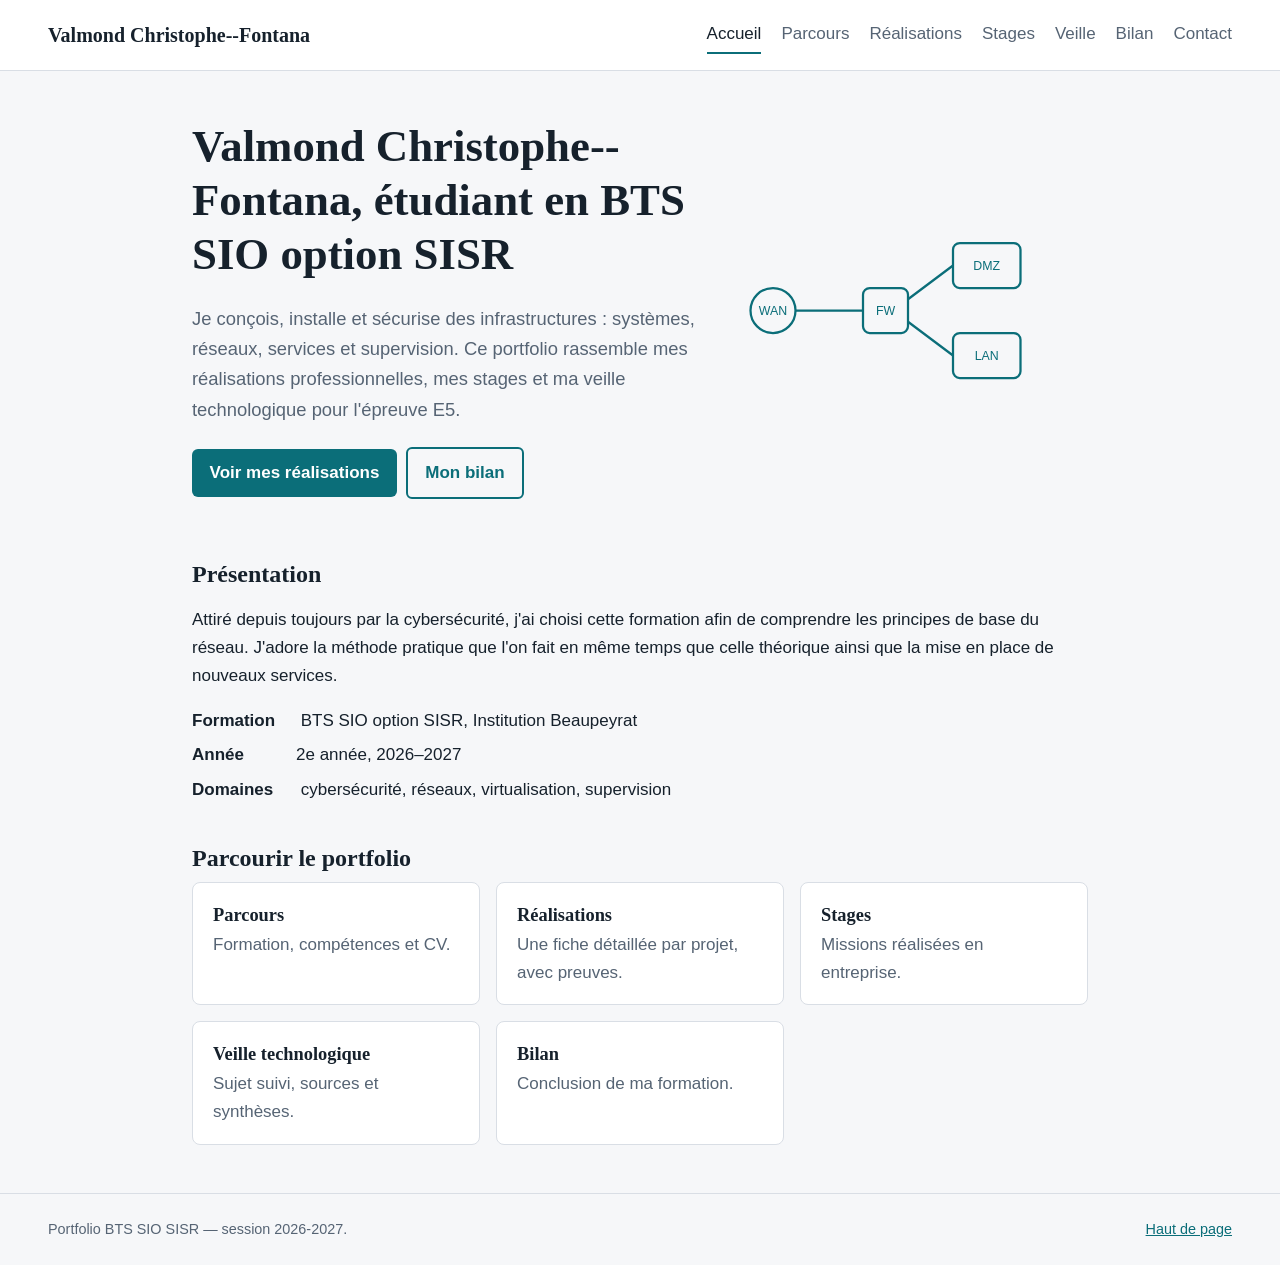
<file: index.html>
<!DOCTYPE html>
<html lang="fr"><head><meta charset="utf-8"><meta name="viewport" content="width=device-width, initial-scale=1">
<title>Accueil — Valmond Christophe--Fontana</title><meta name="description" content="Portfolio BTS SIO option SISR de Valmond Christophe--Fontana"><link rel="stylesheet" href="style.css"></head>
<body><header><a class="brand" href="index.html">Valmond Christophe--Fontana</a><nav><a href="index.html" aria-current=page>Accueil</a><a href="parcours.html">Parcours</a><a href="realisations.html">Réalisations</a><a href="stages.html">Stages</a><a href="veille.html">Veille</a><a href="bilan.html">Bilan</a><a href="contact.html">Contact</a></nav></header>
<main><section class="hero"><div><h1>Valmond Christophe--Fontana, étudiant en BTS SIO option SISR</h1>
<p class="lead">Je conçois, installe et sécurise des infrastructures : systèmes, réseaux, services et supervision. Ce portfolio rassemble mes réalisations professionnelles, mes stages et ma veille technologique pour l'épreuve E5.</p>
<p><a class="btn" href="realisations.html">Voir mes réalisations</a> <a class="btn alt" href="bilan.html">Mon bilan</a></p></div>
<div class="art"><svg viewBox="0 0 320 200" role="img" aria-label="Schéma réseau : Internet, pare-feu, DMZ et LAN"><g fill="none" stroke="currentColor" stroke-width="2"><path d="M60 100h60M200 60l-40 30M200 140l-40-30"/><circle cx="40" cy="100" r="20"/><rect x="120" y="80" width="40" height="40" rx="6"/><rect x="200" y="40" width="60" height="40" rx="6"/><rect x="200" y="120" width="60" height="40" rx="6"/></g><g fill="currentColor" font-size="11" text-anchor="middle"><text x="40" y="104">WAN</text><text x="140" y="104">FW</text><text x="230" y="64">DMZ</text><text x="230" y="144">LAN</text></g></svg></div></section>
<section><h2>Présentation</h2><p>Attiré depuis toujours par la cybersécurité, j'ai choisi cette formation afin de comprendre les principes de base du réseau. J'adore la méthode pratique que l'on fait en même temps que celle théorique ainsi que la mise en place de nouveaux services.</span></p>
<ul class="facts"><li><strong>Formation</strong> BTS SIO option SISR, Institution Beaupeyrat</li><li><strong>Année</strong>2e année, 2026–2027</li><li><strong>Domaines</strong> cybersécurité, réseaux, virtualisation, supervision</li></ul></section>
<section><h2>Parcourir le portfolio</h2><div class="cards">
<a class="card" href="parcours.html"><h3>Parcours</h3><p>Formation, compétences et CV.</p></a>
<a class="card" href="realisations.html"><h3>Réalisations</h3><p>Une fiche détaillée par projet, avec preuves.</p></a>
<a class="card" href="stages.html"><h3>Stages</h3><p>Missions réalisées en entreprise.</p></a>
<a class="card" href="veille.html"><h3>Veille technologique</h3><p>Sujet suivi, sources et synthèses.</p></a>
<a class="card" href="bilan.html"><h3>Bilan</h3><p>Conclusion de ma formation.</p></a></div></section></main>
<footer><p>Portfolio BTS SIO SISR — session 2026-2027.</p><p><a href="#top">Haut de page</a></p></footer></body></html>
</file>
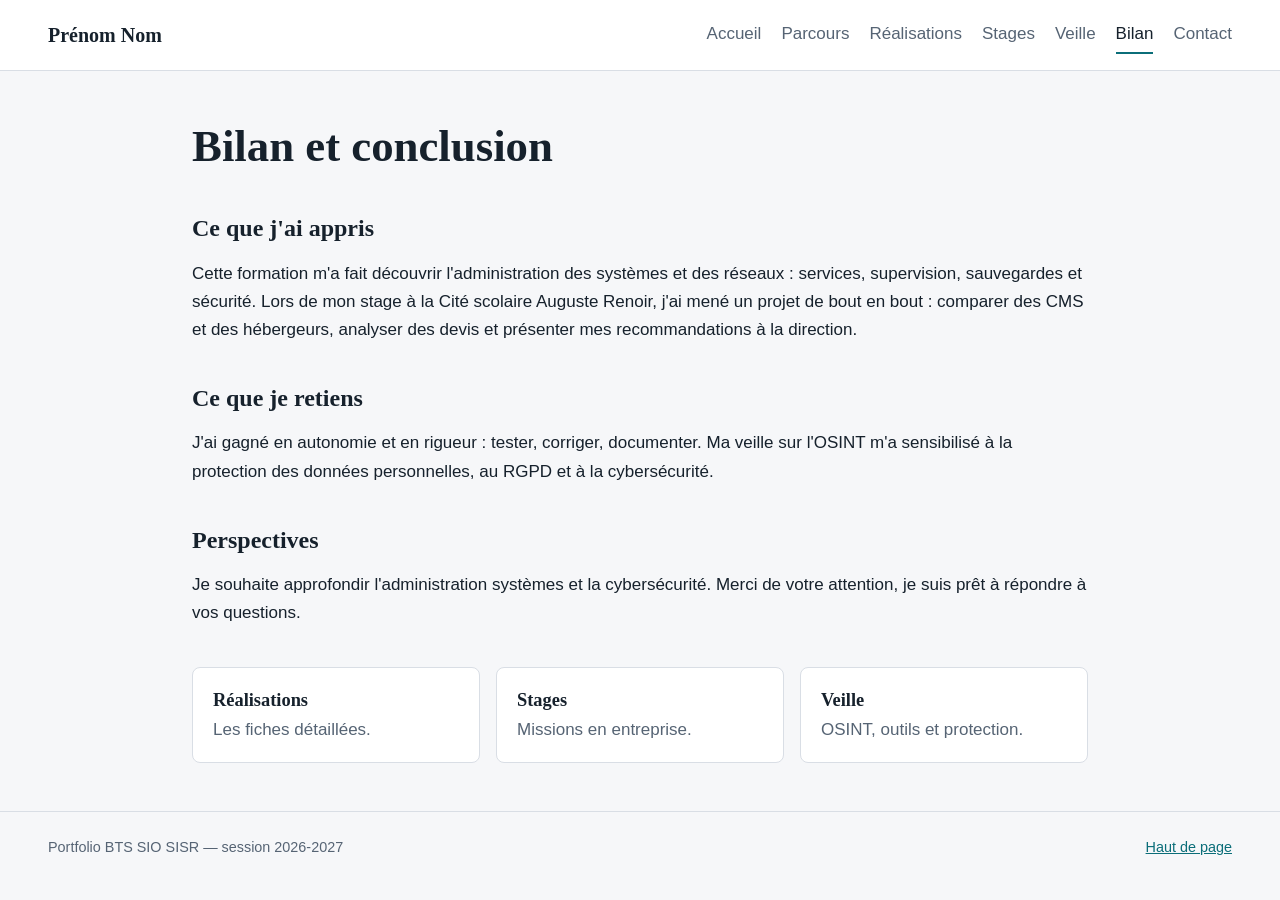
<file: bilan.html>
<!DOCTYPE html>
<html lang="fr"><head><meta charset="utf-8"><meta name="viewport" content="width=device-width, initial-scale=1">
<title>Bilan et conclusion — Prénom Nom</title><meta name="description" content="Portfolio BTS SIO option SISR de Prénom Nom"><link rel="stylesheet" href="style.css"></head>
<body><header><a class="brand" href="index.html">Prénom Nom</a><nav><a href="index.html">Accueil</a><a href="parcours.html">Parcours</a><a href="realisations.html">Réalisations</a><a href="stages.html">Stages</a><a href="veille.html">Veille</a><a href="bilan.html" aria-current=page>Bilan</a><a href="contact.html">Contact</a></nav></header>
<main><h1>Bilan et conclusion</h1>
<section><h2>Ce que j'ai appris</h2><p>Cette formation m'a fait découvrir l'administration des systèmes et des réseaux : services, supervision, sauvegardes et sécurité. Lors de mon stage à la Cité scolaire Auguste Renoir, j'ai mené un projet de bout en bout : comparer des CMS et des hébergeurs, analyser des devis et présenter mes recommandations à la direction.</p></section>
<section><h2>Ce que je retiens</h2><p>J'ai gagné en autonomie et en rigueur : tester, corriger, documenter. Ma veille sur l'OSINT m'a sensibilisé à la protection des données personnelles, au RGPD et à la cybersécurité.</p></section>
<section><h2>Perspectives</h2><p>Je souhaite approfondir l'administration systèmes et la cybersécurité. Merci de votre attention, je suis prêt à répondre à vos questions.</p></section>
<section><div class="cards"><a class="card" href="realisations.html"><h3>Réalisations</h3><p>Les fiches détaillées.</p></a><a class="card" href="stages.html"><h3>Stages</h3><p>Missions en entreprise.</p></a><a class="card" href="veille.html"><h3>Veille</h3><p>OSINT, outils et protection.</p></a></div></section></main>
<footer><p>Portfolio BTS SIO SISR — session 2026-2027<p><a href="#top">Haut de page</a></p></footer></body></html>
</file>
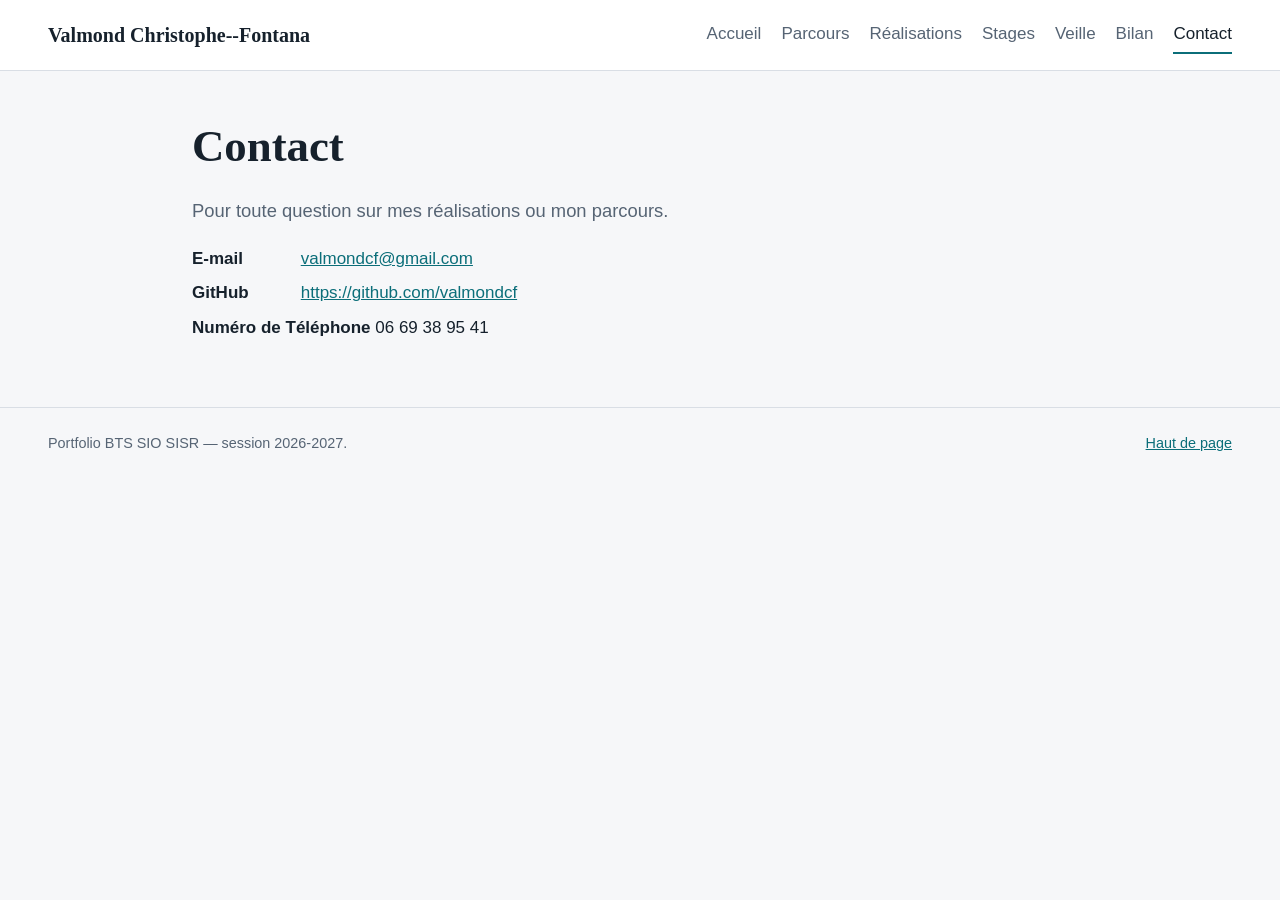
<file: contact.html>
<!DOCTYPE html>
<html lang="fr"><head><meta charset="utf-8"><meta name="viewport" content="width=device-width, initial-scale=1">
<title>Contact — Valmond Christophe--Fontana</title><meta name="description" content="Portfolio BTS SIO option SISR de Valmond Christophe--Fontana"><link rel="stylesheet" href="style.css"></head>
<body><header><a class="brand" href="index.html">Valmond Christophe--Fontana</a><nav><a href="index.html">Accueil</a><a href="parcours.html">Parcours</a><a href="realisations.html">Réalisations</a><a href="stages.html">Stages</a><a href="veille.html">Veille</a><a href="bilan.html">Bilan</a><a href="contact.html" aria-current=page>Contact</a></nav></header>
<main><h1>Contact</h1><p class="lead">Pour toute question sur mes réalisations ou mon parcours.</p>
<ul class="facts"><li><strong>E-mail</strong> <a href="valmondcf@gmail.com">valmondcf@gmail.com</a></li><li><strong>GitHub</strong> <a href="https://github.com/valmondcf">https://github.com/valmondcf</a></li><li><strong>Numéro de Téléphone</strong> 06 69 38 95 41</li></ul></main>
<footer><p>Portfolio BTS SIO SISR — session 2026-2027.<p><a href="#top">Haut de page</a></p></footer></body></html>
</file>
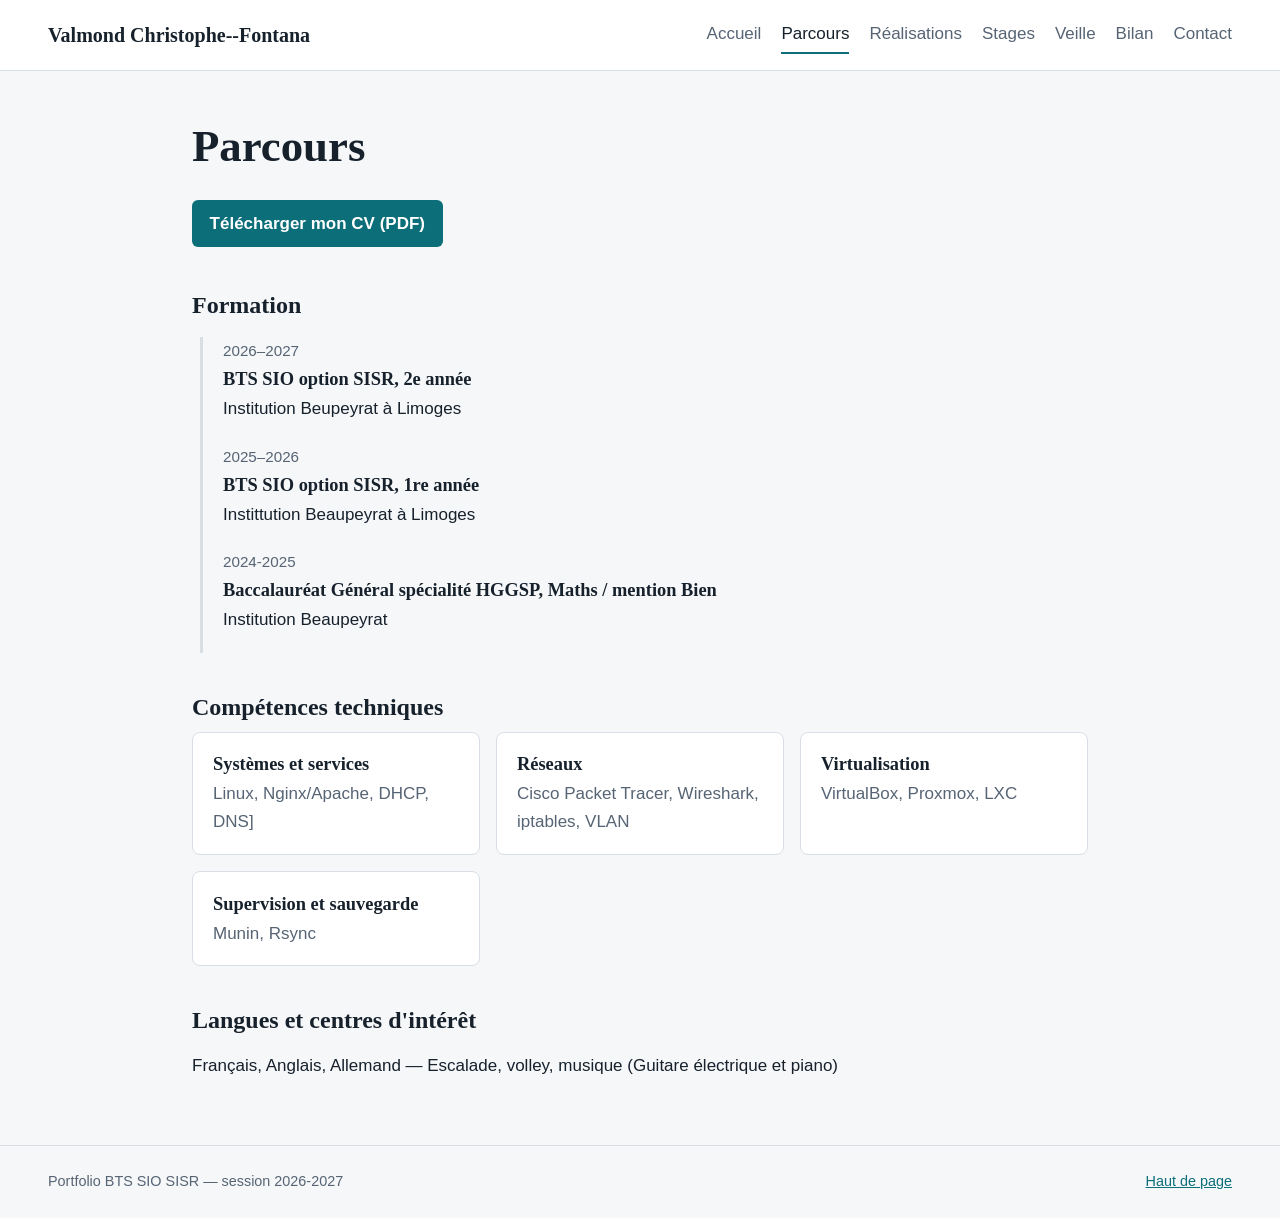
<file: parcours.html>
<!DOCTYPE html>
<html lang="fr"><head><meta charset="utf-8"><meta name="viewport" content="width=device-width, initial-scale=1">
<title>Parcours — Valmond Christophe--Fontana</title><meta name="description" content="Portfolio BTS SIO option SISR de Valmond Christophe--Fontana"><link rel="stylesheet" href="style.css"></head>
<body><header><a class="brand" href="index.html">Valmond Christophe--Fontana</a><nav><a href="index.html">Accueil</a><a href="parcours.html" aria-current=page>Parcours</a><a href="realisations.html">Réalisations</a><a href="stages.html">Stages</a><a href="veille.html">Veille</a><a href="bilan.html">Bilan</a><a href="contact.html">Contact</a></nav></header>
<main><h1>Parcours</h1><p><a class="btn" href="cv.pdf">Télécharger mon CV (PDF)</a></p>
<section><h2>Formation</h2><ol class="timeline">
<li><time>2026–2027</time><h3>BTS SIO option SISR, 2e année</h3><p>Institution Beupeyrat à Limoges</p></li>
<li><time>2025–2026</time><h3>BTS SIO option SISR, 1re année</h3><p>Instittution Beaupeyrat à Limoges</p></li>
<li><time>2024-2025</time><h3>Baccalauréat Général spécialité HGGSP, Maths / mention Bien</h3><p>Institution Beaupeyrat</p></li></ol></section>
<section><h2>Compétences techniques</h2><div class="cards">
<div class="card"><h3>Systèmes et services</h3><p>Linux, Nginx/Apache, DHCP, DNS]</p></div>
<div class="card"><h3>Réseaux</h3><p>Cisco Packet Tracer, Wireshark, iptables, VLAN</p></div>
<div class="card"><h3>Virtualisation</h3><p>VirtualBox, Proxmox, LXC</p></div>
<div class="card"><h3>Supervision et sauvegarde</h3><p>Munin, Rsync</p></div></div>
<section><h2>Langues et centres d'intérêt</h2><p>Français, Anglais, Allemand — Escalade, volley, musique (Guitare électrique et piano)</p></section></main>
<footer><p>Portfolio BTS SIO SISR — session 2026-2027<p><a href="#top">Haut de page</a></p></footer></body></html>
</file>
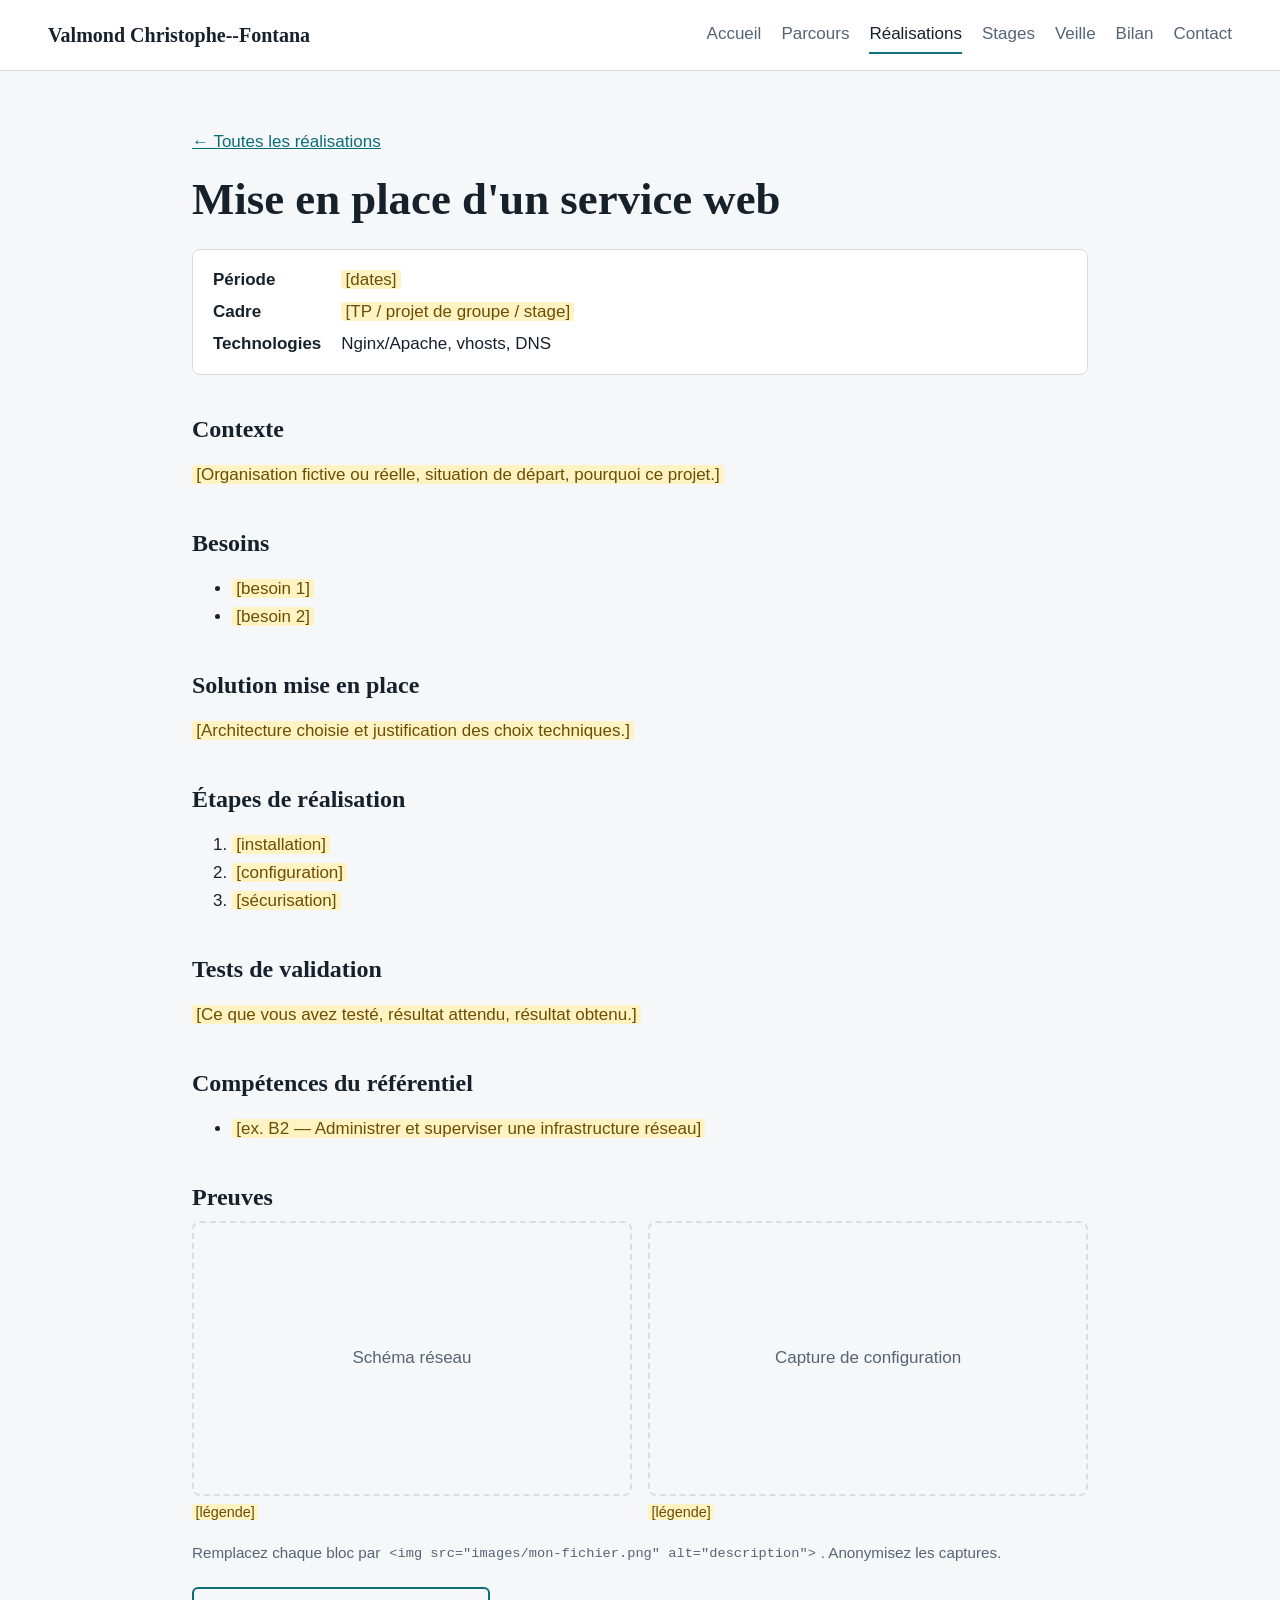
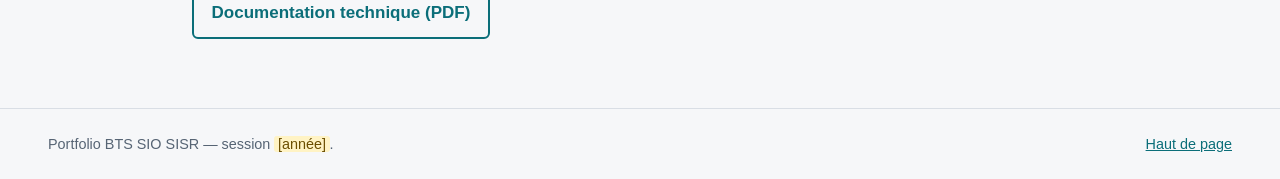
<file: realisation-1.html>
<!DOCTYPE html>
<html lang="fr"><head><meta charset="utf-8"><meta name="viewport" content="width=device-width, initial-scale=1">
<title>Mise en place d'un service web — Valmond Christophe--Fontana</title><meta name="description" content="Portfolio BTS SIO option SISR de Valmond Christophe--Fontana"><link rel="stylesheet" href="style.css"></head>
<body><header><a class="brand" href="index.html">Valmond Christophe--Fontana</a><nav><a href="index.html">Accueil</a><a href="parcours.html">Parcours</a><a href="realisations.html" aria-current=page>Réalisations</a><a href="stages.html">Stages</a><a href="veille.html">Veille</a><a href="bilan.html">Bilan</a><a href="contact.html">Contact</a></nav></header>
<main><p><a href="realisations.html">← Toutes les réalisations</a></p><h1>Mise en place d'un service web</h1>
<dl class="meta"><dt>Période</dt><dd><span class="ph">[dates]</span></dd><dt>Cadre</dt><dd><span class="ph">[TP / projet de groupe / stage]</span></dd><dt>Technologies</dt><dd>Nginx/Apache, vhosts, DNS</dd></dl>
<section><h2>Contexte</h2><p><span class="ph">[Organisation fictive ou réelle, situation de départ, pourquoi ce projet.]</span></p></section>
<section><h2>Besoins</h2><ul><li><span class="ph">[besoin 1]</span></li><li><span class="ph">[besoin 2]</span></li></ul></section>
<section><h2>Solution mise en place</h2><p><span class="ph">[Architecture choisie et justification des choix techniques.]</span></p></section>
<section><h2>Étapes de réalisation</h2><ol><li><span class="ph">[installation]</span></li><li><span class="ph">[configuration]</span></li><li><span class="ph">[sécurisation]</span></li></ol></section>
<section><h2>Tests de validation</h2><p><span class="ph">[Ce que vous avez testé, résultat attendu, résultat obtenu.]</span></p></section>
<section><h2>Compétences du référentiel</h2><ul><li><span class="ph">[ex. B2 — Administrer et superviser une infrastructure réseau]</span></li></ul></section>
<section><h2>Preuves</h2><div class="proofs"><figure><div class="shot">Schéma réseau</div><figcaption><span class="ph">[légende]</span></figcaption></figure><figure><div class="shot">Capture de configuration</div><figcaption><span class="ph">[légende]</span></figcaption></figure></div>
<p class="note">Remplacez chaque bloc par <code>&lt;img src="images/mon-fichier.png" alt="description"&gt;</code>. Anonymisez les captures.</p>
<p><a class="btn alt" href="docs/documentation-1.pdf">Documentation technique (PDF)</a></p></section></main>
<footer><p>Portfolio BTS SIO SISR — session <span class="ph">[année]</span>.</p><p><a href="#top">Haut de page</a></p></footer></body></html>
</file>
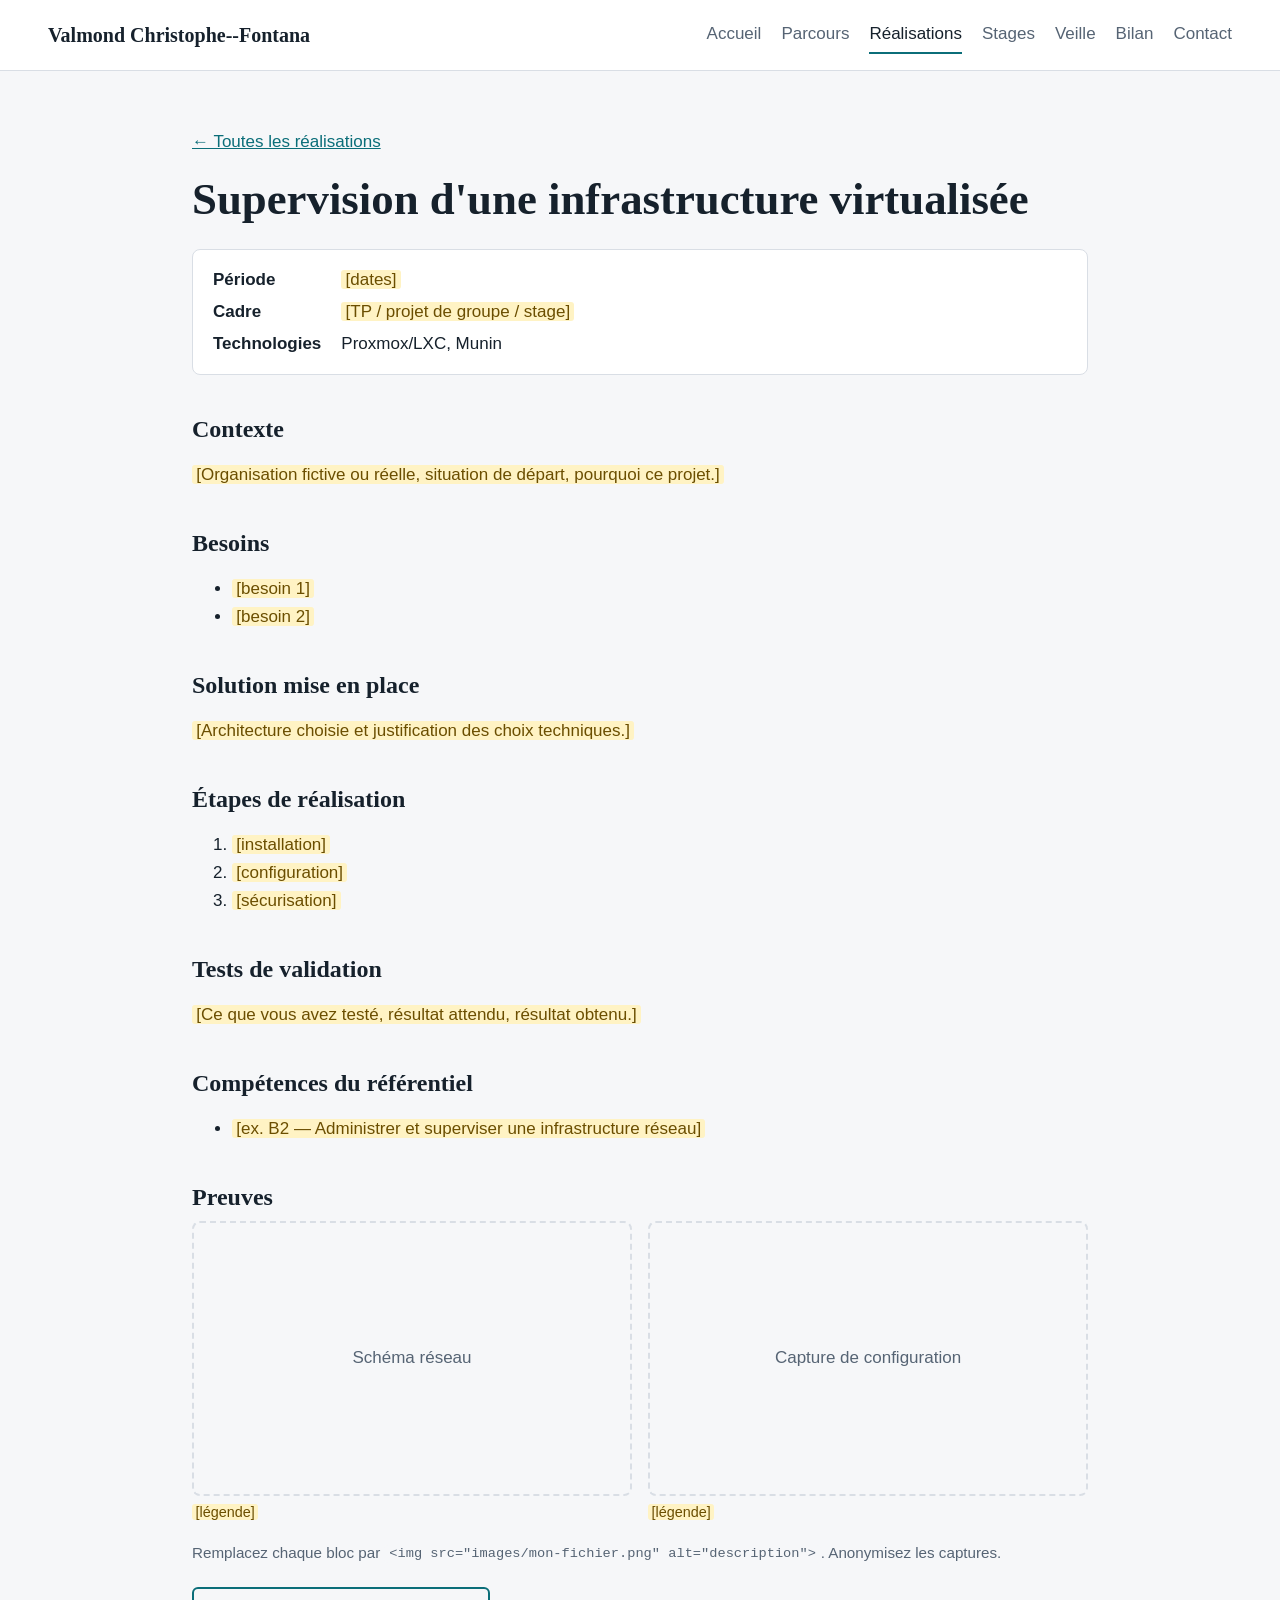
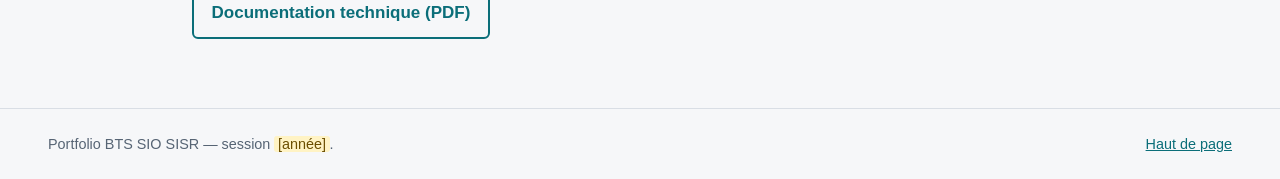
<file: realisation-2.html>
<!DOCTYPE html>
<html lang="fr"><head><meta charset="utf-8"><meta name="viewport" content="width=device-width, initial-scale=1">
<title>Supervision d'une infrastructure virtualisée — Valmond Christophe--Fontana</title><meta name="description" content="Portfolio BTS SIO option SISR de Valmond Christophe--Fontana"><link rel="stylesheet" href="style.css"></head>
<body><header><a class="brand" href="index.html">Valmond Christophe--Fontana</a><nav><a href="index.html">Accueil</a><a href="parcours.html">Parcours</a><a href="realisations.html" aria-current=page>Réalisations</a><a href="stages.html">Stages</a><a href="veille.html">Veille</a><a href="bilan.html">Bilan</a><a href="contact.html">Contact</a></nav></header>
<main><p><a href="realisations.html">← Toutes les réalisations</a></p><h1>Supervision d'une infrastructure virtualisée</h1>
<dl class="meta"><dt>Période</dt><dd><span class="ph">[dates]</span></dd><dt>Cadre</dt><dd><span class="ph">[TP / projet de groupe / stage]</span></dd><dt>Technologies</dt><dd>Proxmox/LXC, Munin</dd></dl>
<section><h2>Contexte</h2><p><span class="ph">[Organisation fictive ou réelle, situation de départ, pourquoi ce projet.]</span></p></section>
<section><h2>Besoins</h2><ul><li><span class="ph">[besoin 1]</span></li><li><span class="ph">[besoin 2]</span></li></ul></section>
<section><h2>Solution mise en place</h2><p><span class="ph">[Architecture choisie et justification des choix techniques.]</span></p></section>
<section><h2>Étapes de réalisation</h2><ol><li><span class="ph">[installation]</span></li><li><span class="ph">[configuration]</span></li><li><span class="ph">[sécurisation]</span></li></ol></section>
<section><h2>Tests de validation</h2><p><span class="ph">[Ce que vous avez testé, résultat attendu, résultat obtenu.]</span></p></section>
<section><h2>Compétences du référentiel</h2><ul><li><span class="ph">[ex. B2 — Administrer et superviser une infrastructure réseau]</span></li></ul></section>
<section><h2>Preuves</h2><div class="proofs"><figure><div class="shot">Schéma réseau</div><figcaption><span class="ph">[légende]</span></figcaption></figure><figure><div class="shot">Capture de configuration</div><figcaption><span class="ph">[légende]</span></figcaption></figure></div>
<p class="note">Remplacez chaque bloc par <code>&lt;img src="images/mon-fichier.png" alt="description"&gt;</code>. Anonymisez les captures.</p>
<p><a class="btn alt" href="docs/documentation-2.pdf">Documentation technique (PDF)</a></p></section></main>
<footer><p>Portfolio BTS SIO SISR — session <span class="ph">[année]</span>.</p><p><a href="#top">Haut de page</a></p></footer></body></html>
</file>
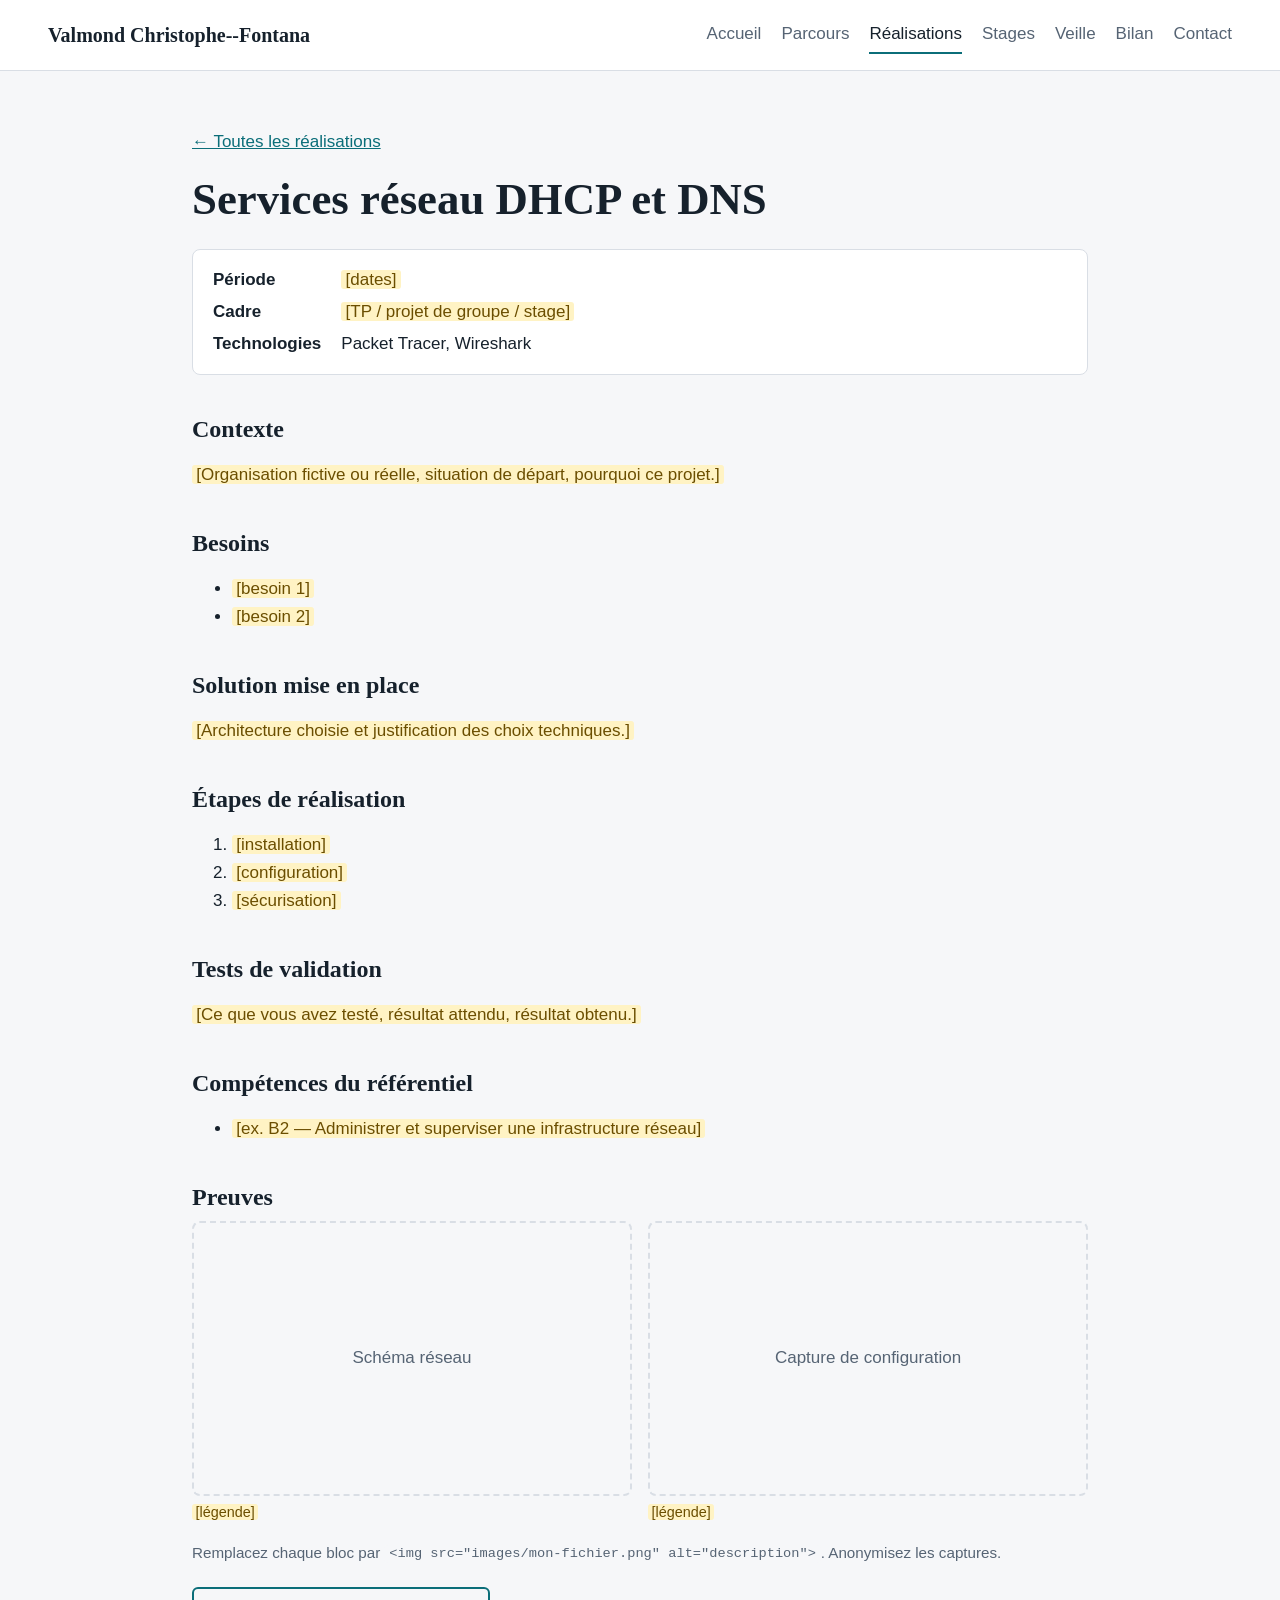
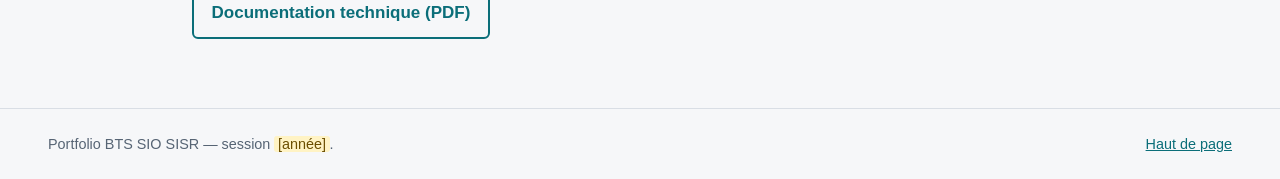
<file: realisation-3.html>
<!DOCTYPE html>
<html lang="fr"><head><meta charset="utf-8"><meta name="viewport" content="width=device-width, initial-scale=1">
<title>Services réseau DHCP et DNS — Valmond Christophe--Fontana</title><meta name="description" content="Portfolio BTS SIO option SISR de Valmond Christophe--Fontana"><link rel="stylesheet" href="style.css"></head>
<body><header><a class="brand" href="index.html">Valmond Christophe--Fontana</a><nav><a href="index.html">Accueil</a><a href="parcours.html">Parcours</a><a href="realisations.html" aria-current=page>Réalisations</a><a href="stages.html">Stages</a><a href="veille.html">Veille</a><a href="bilan.html">Bilan</a><a href="contact.html">Contact</a></nav></header>
<main><p><a href="realisations.html">← Toutes les réalisations</a></p><h1>Services réseau DHCP et DNS</h1>
<dl class="meta"><dt>Période</dt><dd><span class="ph">[dates]</span></dd><dt>Cadre</dt><dd><span class="ph">[TP / projet de groupe / stage]</span></dd><dt>Technologies</dt><dd>Packet Tracer, Wireshark</dd></dl>
<section><h2>Contexte</h2><p><span class="ph">[Organisation fictive ou réelle, situation de départ, pourquoi ce projet.]</span></p></section>
<section><h2>Besoins</h2><ul><li><span class="ph">[besoin 1]</span></li><li><span class="ph">[besoin 2]</span></li></ul></section>
<section><h2>Solution mise en place</h2><p><span class="ph">[Architecture choisie et justification des choix techniques.]</span></p></section>
<section><h2>Étapes de réalisation</h2><ol><li><span class="ph">[installation]</span></li><li><span class="ph">[configuration]</span></li><li><span class="ph">[sécurisation]</span></li></ol></section>
<section><h2>Tests de validation</h2><p><span class="ph">[Ce que vous avez testé, résultat attendu, résultat obtenu.]</span></p></section>
<section><h2>Compétences du référentiel</h2><ul><li><span class="ph">[ex. B2 — Administrer et superviser une infrastructure réseau]</span></li></ul></section>
<section><h2>Preuves</h2><div class="proofs"><figure><div class="shot">Schéma réseau</div><figcaption><span class="ph">[légende]</span></figcaption></figure><figure><div class="shot">Capture de configuration</div><figcaption><span class="ph">[légende]</span></figcaption></figure></div>
<p class="note">Remplacez chaque bloc par <code>&lt;img src="images/mon-fichier.png" alt="description"&gt;</code>. Anonymisez les captures.</p>
<p><a class="btn alt" href="docs/documentation-3.pdf">Documentation technique (PDF)</a></p></section></main>
<footer><p>Portfolio BTS SIO SISR — session <span class="ph">[année]</span>.</p><p><a href="#top">Haut de page</a></p></footer></body></html>
</file>
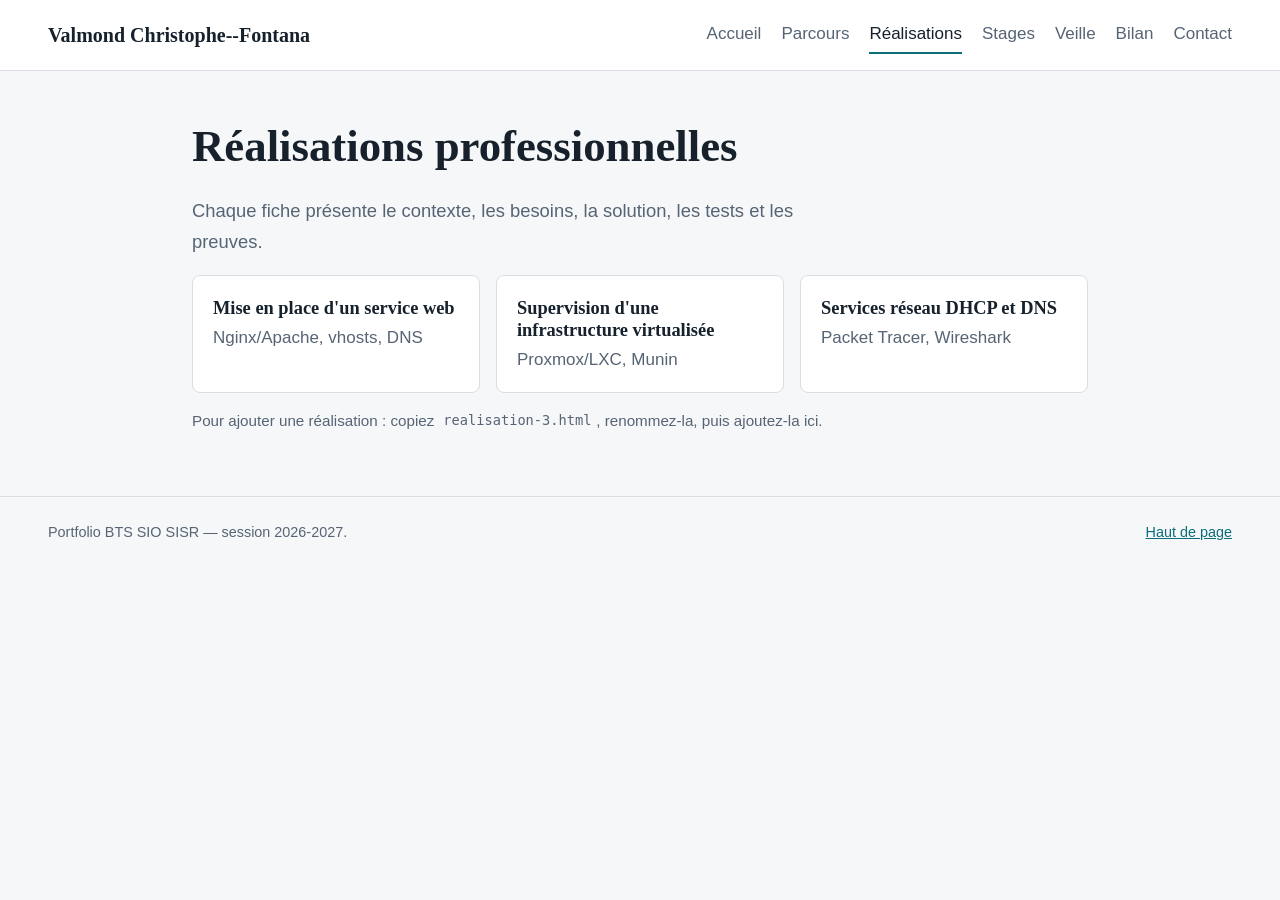
<file: realisations.html>
<!DOCTYPE html>
<html lang="fr"><head><meta charset="utf-8"><meta name="viewport" content="width=device-width, initial-scale=1">
<title>Réalisations — Valmond Christophe--Fontana</title><meta name="description" content="Portfolio BTS SIO option SISR de Valmond Christophe--Fontana"><link rel="stylesheet" href="style.css"></head>
<body><header><a class="brand" href="index.html">Valmond Christophe--Fontana</a><nav><a href="index.html">Accueil</a><a href="parcours.html">Parcours</a><a href="realisations.html" aria-current=page>Réalisations</a><a href="stages.html">Stages</a><a href="veille.html">Veille</a><a href="bilan.html">Bilan</a><a href="contact.html">Contact</a></nav></header>
<main><h1>Réalisations professionnelles</h1><p class="lead">Chaque fiche présente le contexte, les besoins, la solution, les tests et les preuves.</p><div class="cards"><a class="card" href="realisation-1.html"><h3>Mise en place d'un service web</h3><p>Nginx/Apache, vhosts, DNS</p></a><a class="card" href="realisation-2.html"><h3>Supervision d'une infrastructure virtualisée</h3><p>Proxmox/LXC, Munin</p></a><a class="card" href="realisation-3.html"><h3>Services réseau DHCP et DNS</h3><p>Packet Tracer, Wireshark</p></a></div>
<p class="note">Pour ajouter une réalisation : copiez <code>realisation-3.html</code>, renommez-la, puis ajoutez-la ici.</p></main>
<footer><p>Portfolio BTS SIO SISR — session 2026-2027.</p><p><a href="#top">Haut de page</a></p></footer></body></html>
</file>
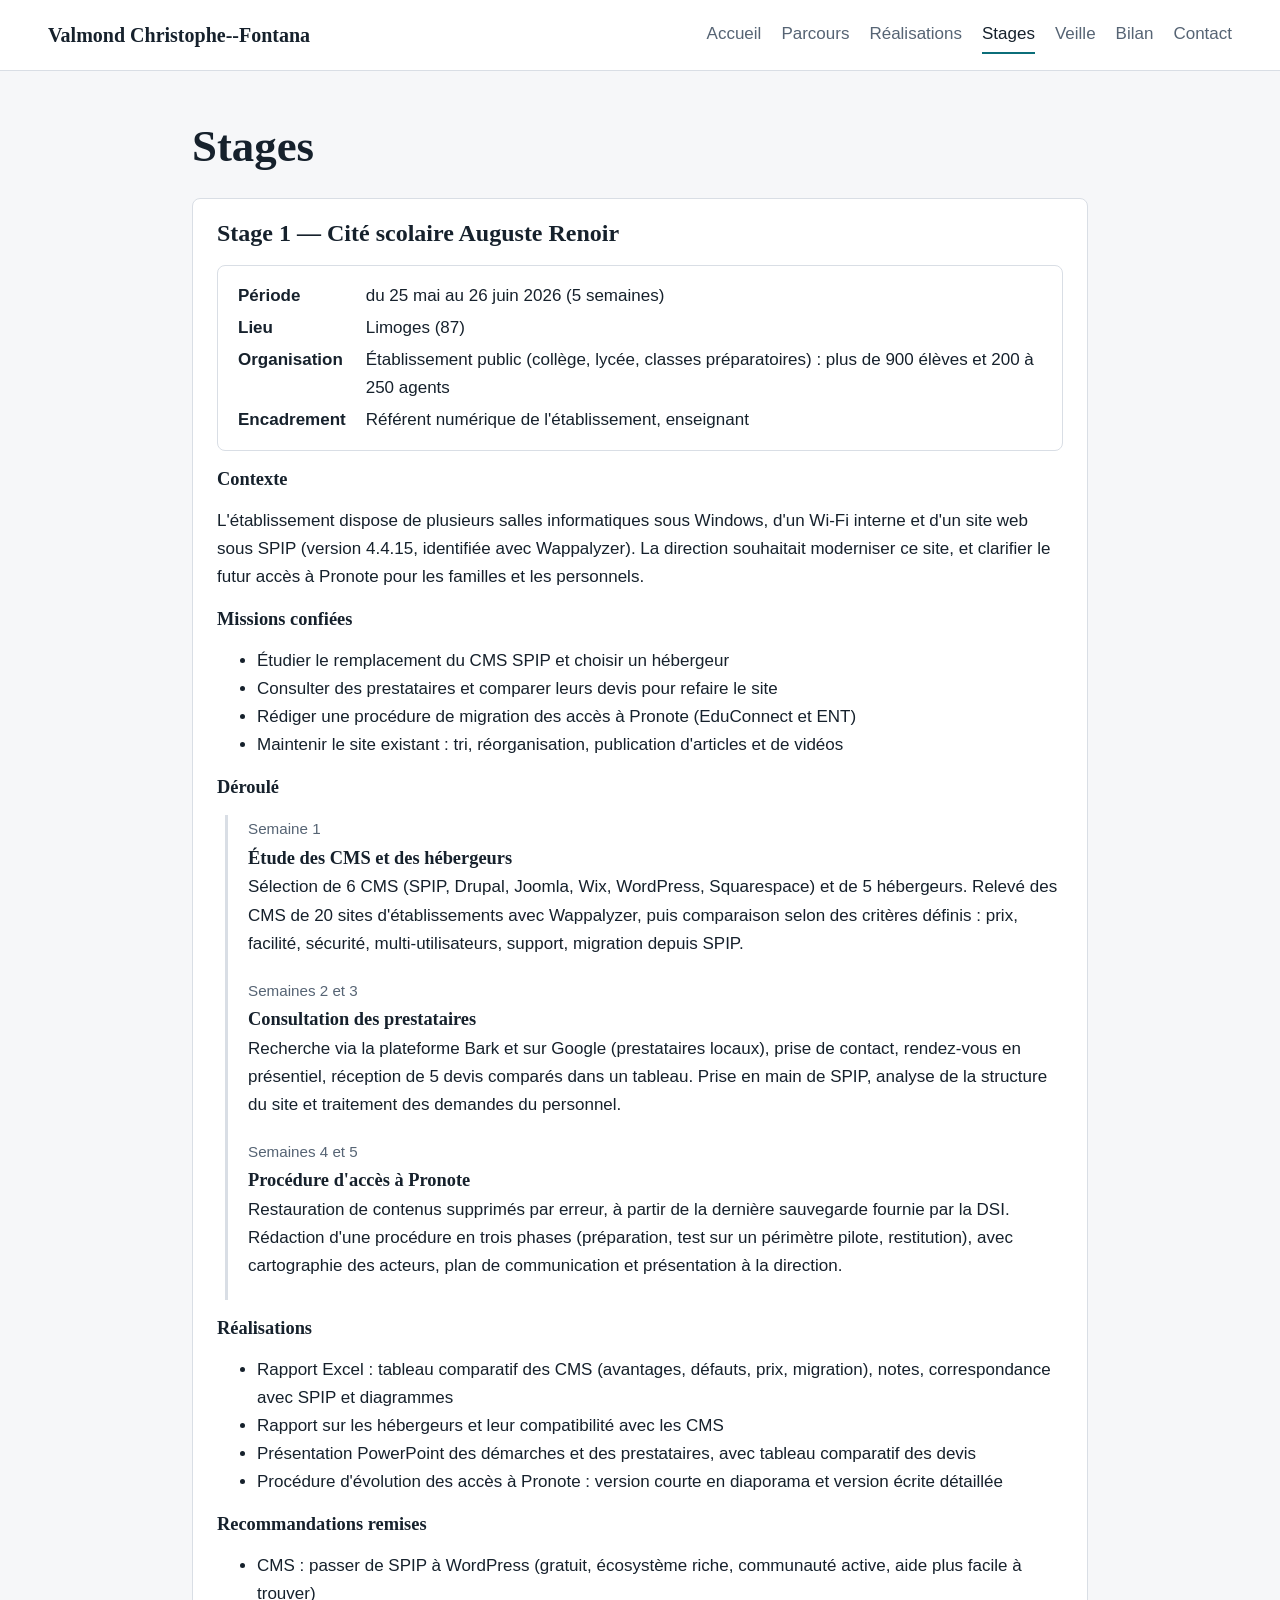
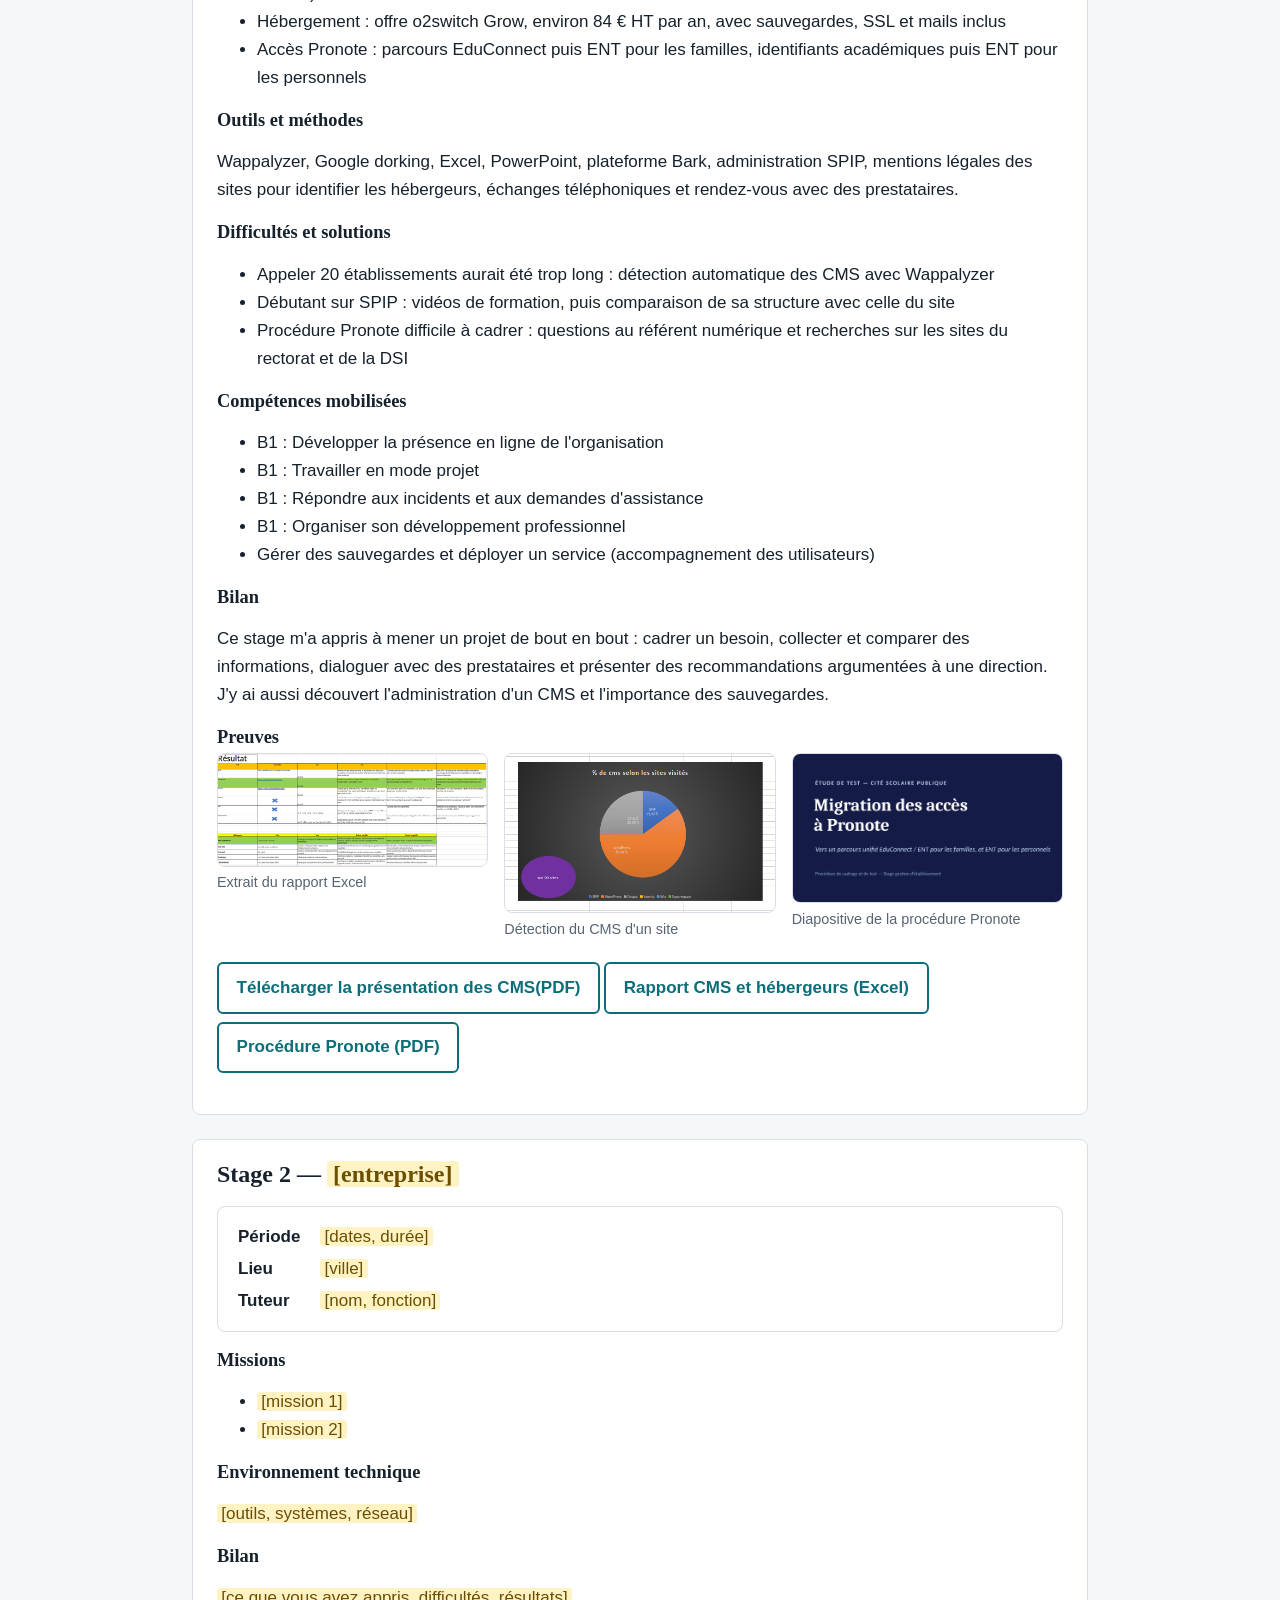
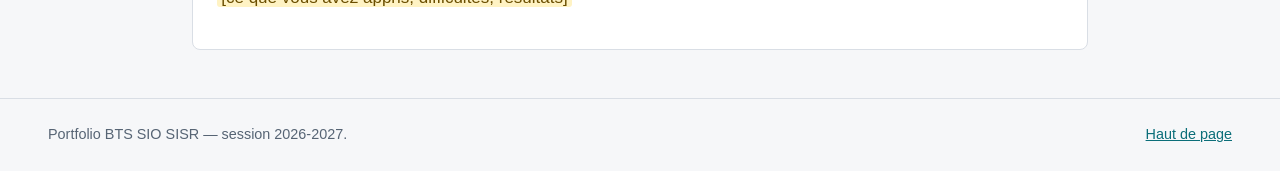
<file: stages.html>
<!DOCTYPE html>
<html lang="fr"><head><meta charset="utf-8"><meta name="viewport" content="width=device-width, initial-scale=1">
<title>Stages — Valmond Christophe--Fontana</title><meta name="description" content="Portfolio BTS SIO option SISR de Valmond Christophe--Fontana"><link rel="stylesheet" href="style.css"></head>
<body><header><a class="brand" href="index.html">Valmond Christophe--Fontana</a><nav><a href="index.html">Accueil</a><a href="parcours.html">Parcours</a><a href="realisations.html">Réalisations</a><a href="stages.html" aria-current=page>Stages</a><a href="veille.html">Veille</a><a href="bilan.html">Bilan</a><a href="contact.html">Contact</a></nav></header>
<main><h1>Stages</h1><article class="entry" id="stage-1"><h2>Stage 1 — Cité scolaire Auguste Renoir</h2>
<dl class="meta"><dt>Période</dt><dd>du 25 mai au 26 juin 2026 (5 semaines)</dd><dt>Lieu</dt><dd>Limoges (87)</dd><dt>Organisation</dt><dd>Établissement public (collège, lycée, classes préparatoires) : plus de 900 élèves et 200 à 250 agents</dd><dt>Encadrement</dt><dd>Référent numérique de l'établissement, enseignant</dd></dl>
<h3>Contexte</h3><p>L'établissement dispose de plusieurs salles informatiques sous Windows, d'un Wi-Fi interne et d'un site web sous SPIP (version 4.4.15, identifiée avec Wappalyzer). La direction souhaitait moderniser ce site, et clarifier le futur accès à Pronote pour les familles et les personnels.</p>
<h3>Missions confiées</h3><ul><li>Étudier le remplacement du CMS SPIP et choisir un hébergeur</li><li>Consulter des prestataires et comparer leurs devis pour refaire le site</li><li>Rédiger une procédure de migration des accès à Pronote (EduConnect et ENT)</li><li>Maintenir le site existant : tri, réorganisation, publication d'articles et de vidéos</li></ul>
<h3>Déroulé</h3><ol class="timeline">
<li><time>Semaine 1</time><h3>Étude des CMS et des hébergeurs</h3><p>Sélection de 6 CMS (SPIP, Drupal, Joomla, Wix, WordPress, Squarespace) et de 5 hébergeurs. Relevé des CMS de 20 sites d'établissements avec Wappalyzer, puis comparaison selon des critères définis : prix, facilité, sécurité, multi-utilisateurs, support, migration depuis SPIP.</p></li>
<li><time>Semaines 2 et 3</time><h3>Consultation des prestataires</h3><p>Recherche via la plateforme Bark et sur Google (prestataires locaux), prise de contact, rendez-vous en présentiel, réception de 5 devis comparés dans un tableau. Prise en main de SPIP, analyse de la structure du site et traitement des demandes du personnel.</p></li>
<li><time>Semaines 4 et 5</time><h3>Procédure d'accès à Pronote</h3><p>Restauration de contenus supprimés par erreur, à partir de la dernière sauvegarde fournie par la DSI. Rédaction d'une procédure en trois phases (préparation, test sur un périmètre pilote, restitution), avec cartographie des acteurs, plan de communication et présentation à la direction.</p></li>
</ol>
<h3>Réalisations</h3><ul><li>Rapport Excel : tableau comparatif des CMS (avantages, défauts, prix, migration), notes, correspondance avec SPIP et diagrammes</li><li>Rapport sur les hébergeurs et leur compatibilité avec les CMS</li><li>Présentation PowerPoint des démarches et des prestataires, avec tableau comparatif des devis</li><li>Procédure d'évolution des accès à Pronote : version courte en diaporama et version écrite détaillée</li></ul>
<h3>Recommandations remises</h3><ul><li>CMS : passer de SPIP à WordPress (gratuit, écosystème riche, communauté active, aide plus facile à trouver)</li><li>Hébergement : offre o2switch Grow, environ 84 € HT par an, avec sauvegardes, SSL et mails inclus</li><li>Accès Pronote : parcours EduConnect puis ENT pour les familles, identifiants académiques puis ENT pour les personnels</li></ul>
<h3>Outils et méthodes</h3><p>Wappalyzer, Google dorking, Excel, PowerPoint, plateforme Bark, administration SPIP, mentions légales des sites pour identifier les hébergeurs, échanges téléphoniques et rendez-vous avec des prestataires.</p>
<h3>Difficultés et solutions</h3><ul><li>Appeler 20 établissements aurait été trop long : détection automatique des CMS avec Wappalyzer</li><li>Débutant sur SPIP : vidéos de formation, puis comparaison de sa structure avec celle du site</li><li>Procédure Pronote difficile à cadrer : questions au référent numérique et recherches sur les sites du rectorat et de la DSI</li></ul>
<h3>Compétences mobilisées</h3><ul><li>B1 : Développer la présence en ligne de l'organisation</li><li>B1 : Travailler en mode projet</li><li>B1 : Répondre aux incidents et aux demandes d'assistance</li><li>B1 : Organiser son développement professionnel</li><li>Gérer des sauvegardes et déployer un service (accompagnement des utilisateurs)</li></ul>
<h3>Bilan</h3><p>Ce stage m'a appris à mener un projet de bout en bout : cadrer un besoin, collecter et comparer des informations, dialoguer avec des prestataires et présenter des recommandations argumentées à une direction. J'y ai aussi découvert l'administration d'un CMS et l'importance des sauvegardes.</p>
<h3>Preuves</h3><div class="proofs"><figure><a href="images/tableau-cms.png"><img src="images/tableau-cms.png" alt="Tableau comparatif des CMS" loading="lazy"></a><figcaption>Extrait du rapport Excel</figcaption></figure><figure><a href="images/wappalyzer.png"><img src="images/wappalyzer.png" alt="Résultat de Wappalyzer" loading="lazy"></a><figcaption>Détection du CMS d'un site</figcaption></figure><figure><a href="images/procedure-pronote.png"><img src="images/procedure-pronote.png" alt="Procédure en trois phases" loading="lazy"></a><figcaption>Diapositive de la procédure Pronote</figcaption></figure></div>
<p><a class="btn alt" href="docs/presentation-cms.pdf" download>Télécharger la présentation des CMS(PDF)</a><a class="btn alt" href="docs/rapport-cms-hebergeurs.xlsx" download>Rapport CMS et hébergeurs (Excel)</a><a class="btn alt" href="docs/fiche-pronote.pdf" download>Procédure Pronote (PDF)</a></p></article><article class="entry"><h2>Stage 2 — <span class="ph">[entreprise]</span></h2><dl class="meta"><dt>Période</dt><dd><span class="ph">[dates, durée]</span></dd><dt>Lieu</dt><dd><span class="ph">[ville]</span></dd><dt>Tuteur</dt><dd><span class="ph">[nom, fonction]</span></dd></dl>
<h3>Missions</h3><ul><li><span class="ph">[mission 1]</span></li><li><span class="ph">[mission 2]</span></li></ul><h3>Environnement technique</h3><p><span class="ph">[outils, systèmes, réseau]</span></p><h3>Bilan</h3><p><span class="ph">[ce que vous avez appris, difficultés, résultats]</span></p></article></main>
<footer><p>Portfolio BTS SIO SISR — session 2026-2027.</p><p><a href="#top">Haut de page</a></p></footer></body></html>
</file>
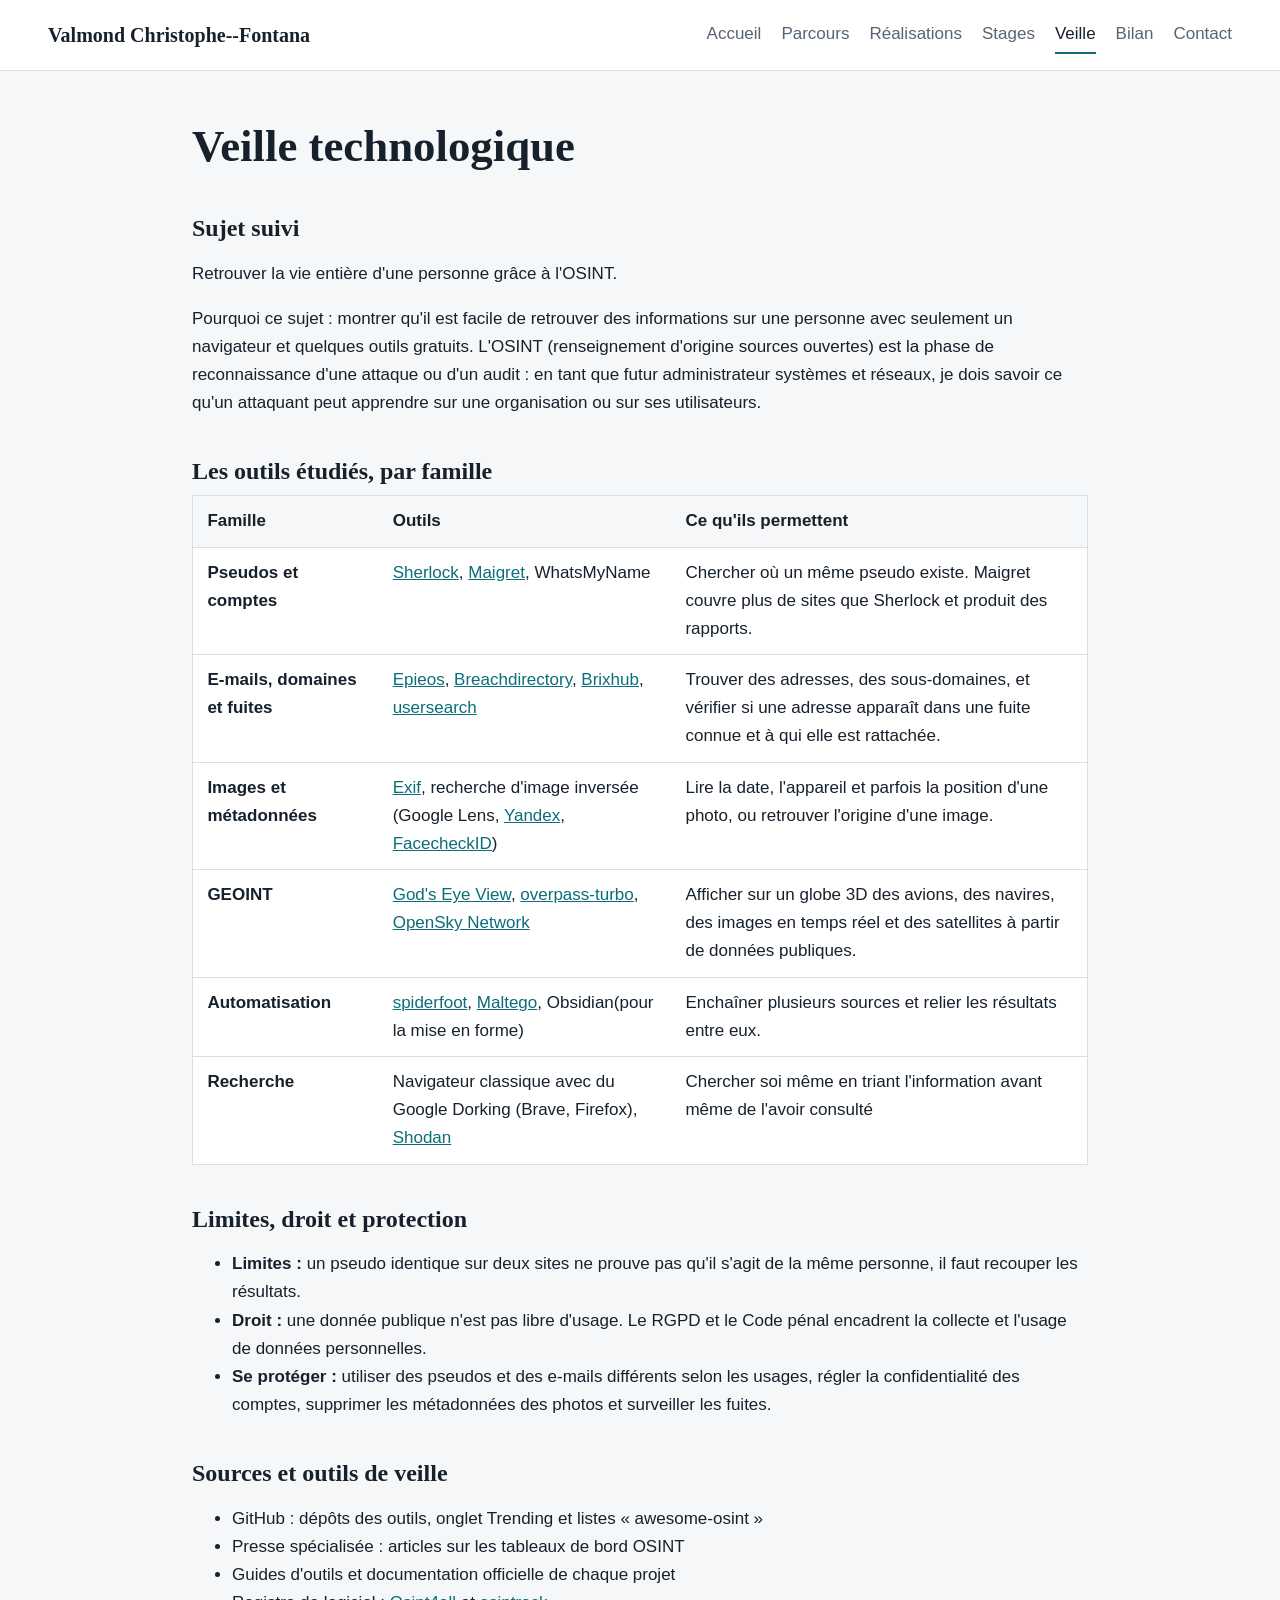
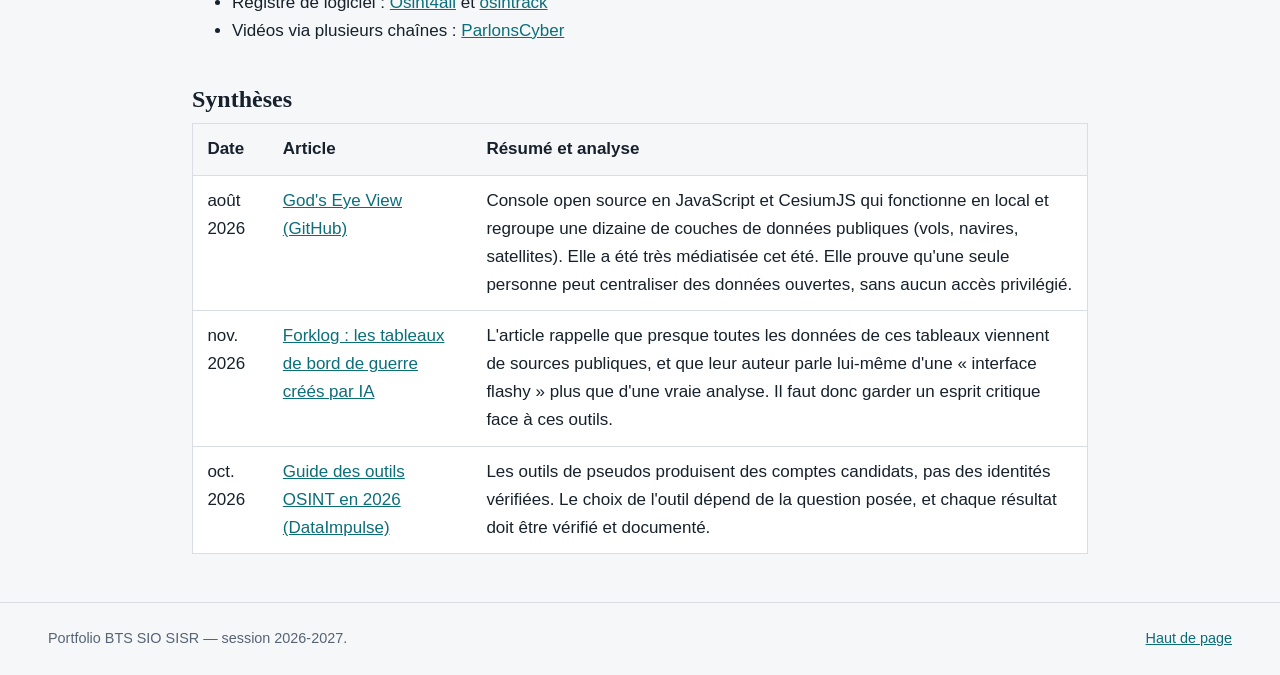
<file: veille.html>
<!DOCTYPE html>
<html lang="fr"><head><meta charset="utf-8"><meta name="viewport" content="width=device-width, initial-scale=1">
<title>Veille technologique — Valmond Christophe--Fontana</title><meta name="description" content="Portfolio BTS SIO option SISR de Valmond Christophe--Fontana"><link rel="stylesheet" href="style.css"></head>
<body><header><a class="brand" href="index.html">Valmond Christophe--Fontana</a><nav><a href="index.html">Accueil</a><a href="parcours.html">Parcours</a><a href="realisations.html">Réalisations</a><a href="stages.html">Stages</a><a href="veille.html" aria-current=page>Veille</a><a href="bilan.html">Bilan</a><a href="contact.html">Contact</a></nav></header>
<main><h1>Veille technologique</h1>
<section><h2>Sujet suivi</h2><p>Retrouver la vie entière d'une personne grâce à l'OSINT.</p>
<p>Pourquoi ce sujet : montrer qu'il est facile de retrouver des informations sur une personne avec seulement un navigateur et quelques outils gratuits. L'OSINT (renseignement d'origine sources ouvertes) est la phase de reconnaissance d'une attaque ou d'un audit : en tant que futur administrateur systèmes et réseaux, je dois savoir ce qu'un attaquant peut apprendre sur une organisation ou sur ses utilisateurs.</p></section>

<section><h2>Les outils étudiés, par famille</h2>
<div class="scroll"><table><thead><tr><th>Famille</th><th>Outils</th><th>Ce qu'ils permettent</th></tr></thead><tbody>
<tr><th scope="row">Pseudos et comptes</th><td><a href="https://github.com/sherlock-project/sherlock">Sherlock</a>, <a href="https://github.com/soxoj/maigret">Maigret</a>, WhatsMyName</td><td>Chercher où un même pseudo existe. Maigret couvre plus de sites que Sherlock et produit des rapports.</td></tr>
<tr><th scope="row">E-mails, domaines et fuites</th><td><a href="https://epieos.com/">Epieos</a>, <a href="https://breachdirectory.org/">Breachdirectory</a>, <a href="https://brixhub.ru/">Brixhub</a>, <a href="https://usersearch.ai/">usersearch</a></td><td>Trouver des adresses, des sous-domaines, et vérifier si une adresse apparaît dans une fuite connue et à qui elle est rattachée.</td></tr>
<tr><th scope="row">Images et métadonnées</th><td><a href="https://exiftool.org//">Exif</a>, recherche d'image inversée (Google Lens, <a href="https://yandex.com">Yandex</a>, <a href="https://facecheck.id/">FacecheckID</a>)</td><td>Lire la date, l'appareil et parfois la position d'une photo, ou retrouver l'origine d'une image.</td></tr>
<tr><th scope="row">GEOINT</th><td><a href="https://github.com/bilawalsidhu/gods-eye-view">God's Eye View</a>, <a href="https://overpass-turbo.eu/">overpass-turbo</a>, <a href="https://map.opensky-network.org/">OpenSky Network</a></td><td>Afficher sur un globe 3D des avions, des navires, des images en temps réel et des satellites à partir de données publiques.</td></tr>
<tr><th scope="row">Automatisation</th><td><a href="https://github.com/smicallef/spiderfoot">spiderfoot</a>, <a href="https://app.maltego.com">Maltego</a>, Obsidian(pour la mise en forme)</td><td>Enchaîner plusieurs sources et relier les résultats entre eux.</td></tr>
<tr><th scope="row">Recherche</th><td>Navigateur classique avec du Google Dorking (Brave, Firefox), <a href="https://www.shodan.io/">Shodan</a></td><td>Chercher soi même en triant l'information avant même de l'avoir consulté</td></tr>

</tbody></table></div>

<section><h2>Limites, droit et protection</h2>
<ul><li><strong>Limites :</strong> un pseudo identique sur deux sites ne prouve pas qu'il s'agit de la même personne, il faut recouper les résultats.</li>
<li><strong>Droit :</strong> une donnée publique n'est pas libre d'usage. Le RGPD et le Code pénal encadrent la collecte et l'usage de données personnelles.</li>
<li><strong>Se protéger :</strong> utiliser des pseudos et des e-mails différents selon les usages, régler la confidentialité des comptes, supprimer les métadonnées des photos et surveiller les fuites.</li></ul></section>

<section><h2>Sources et outils de veille</h2><ul><li>GitHub : dépôts des outils, onglet Trending et listes « awesome-osint »</li><li>Presse spécialisée : articles sur les tableaux de bord OSINT</li><li>Guides d'outils et documentation officielle de chaque projet</li><li>Registre de logiciel : <a href="https://start.me/p/L1rEYQ/osint4all">Osint4all</a> et <a href="https://osintrack.com/">osintrack</a></li><li>Vidéos via plusieurs chaînes : <a href="https://www.youtube.com/@ParlonsCyber">ParlonsCyber</a></li></ul>

<section><h2>Synthèses</h2><div class="scroll"><table><thead><tr><th>Date</th><th>Article</th><th>Résumé et analyse</th></tr></thead><tbody>
<tr><td>août 2026</td><td><a href="https://github.com/bilawalsidhu/gods-eye-view">God's Eye View (GitHub)</a></td><td>Console open source en JavaScript et CesiumJS qui fonctionne en local et regroupe une dizaine de couches de données publiques (vols, navires, satellites). Elle a été très médiatisée cet été. Elle prouve qu'une seule personne peut centraliser des données ouvertes, sans aucun accès privilégié.</td></tr>
<tr><td>nov. 2026</td><td><a href="https://forklog.com/en/?p=106859">Forklog : les tableaux de bord de guerre créés par IA</a></td><td>L'article rappelle que presque toutes les données de ces tableaux viennent de sources publiques, et que leur auteur parle lui-même d'une « interface flashy » plus que d'une vraie analyse. Il faut donc garder un esprit critique face à ces outils.</td></tr>
<tr><td>oct. 2026</td><td><a href="https://dataimpulse.com/?p=373641">Guide des outils OSINT en 2026 (DataImpulse)</a></td><td>Les outils de pseudos produisent des comptes candidats, pas des identités vérifiées. Le choix de l'outil dépend de la question posée, et chaque résultat doit être vérifié et documenté.</td></tr>
</tbody></table></div></section></main>
<footer><p>Portfolio BTS SIO SISR — session 2026-2027.</p><p><a href="#top">Haut de page</a></p></footer></body></html>
</file>
<file: style.css>
:root{--bg:#f6f7f9;--surface:#fff;--ink:#16212c;--muted:#566474;--line:#d9dee5;--accent:#0b6e79;--accent-ink:#fff;--ph:#fff3c4;--ph-ink:#6b4e00;color-scheme:light dark}
@media (prefers-color-scheme:dark){:root{--bg:#10171e;--surface:#17212b;--ink:#e8edf2;--muted:#9aa8b6;--line:#2a3743;--accent:#4cc3d0;--accent-ink:#06282c;--ph:#3b3210;--ph-ink:#ffe08a}}
*{box-sizing:border-box}html{scroll-behavior:smooth}
body{margin:0;background:var(--bg);color:var(--ink);font:17px/1.65 "Segoe UI","Helvetica Neue",Arial,sans-serif;padding-top:env(safe-area-inset-top)}
a{color:var(--accent)}a:focus-visible,.btn:focus-visible{outline:3px solid var(--accent);outline-offset:2px}
header{display:flex;flex-wrap:wrap;gap:.5rem 2rem;align-items:center;justify-content:space-between;padding:1rem clamp(1rem,5vw,3rem);background:var(--surface);border-bottom:1px solid var(--line);position:sticky;top:0;z-index:5}
.brand{font:700 1.25rem Georgia,"Times New Roman",serif;color:var(--ink);text-decoration:none}
nav{display:flex;flex-wrap:wrap;gap:.25rem 1.25rem}nav a{color:var(--muted);text-decoration:none;padding:.25rem 0;border-bottom:2px solid transparent}
nav a:hover,nav a[aria-current]{color:var(--ink);border-color:var(--accent)}
main{max-width:62rem;margin:0 auto;padding:2.5rem clamp(1rem,5vw,3rem) 3rem}
h1,h2,h3{font-family:Georgia,"Times New Roman",serif;line-height:1.2}h1{font-size:clamp(1.9rem,4vw,2.8rem);margin:.2em 0 .5em}h2{font-size:1.5rem;margin:2rem 0 .6rem}h3{font-size:1.15rem;margin:.2rem 0 .3rem}
section{margin-top:2.5rem}.lead{font-size:1.15rem;color:var(--muted);max-width:42rem}
.hero{display:grid;grid-template-columns:1.4fr 1fr;gap:2rem;align-items:center;margin-top:0}.art{color:var(--accent)}.art svg{width:100%;height:auto}
.btn{display:inline-block;padding:.6rem 1.1rem;border-radius:6px;background:var(--accent);color:var(--accent-ink);text-decoration:none;font-weight:600;margin:.25rem .25rem .25rem 0}.btn.alt{background:transparent;color:var(--accent);border:2px solid var(--accent)}
.cards{display:grid;grid-template-columns:repeat(auto-fit,minmax(15rem,1fr));gap:1rem}
.card{display:block;background:var(--surface);border:1px solid var(--line);border-radius:8px;padding:1.1rem 1.25rem;color:var(--ink);text-decoration:none}a.card:hover{border-color:var(--accent)}.card p{margin:0;color:var(--muted)}
.facts{list-style:none;padding:0;display:grid;gap:.4rem}.facts strong{display:inline-block;min-width:6.5rem}
.timeline{list-style:none;padding:0;border-left:3px solid var(--line);margin-left:.5rem}.timeline li{padding:0 0 1.2rem 1.25rem}.timeline time{color:var(--muted);font-size:.95rem}.timeline p{margin:0}
.meta{display:grid;grid-template-columns:max-content 1fr;gap:.25rem 1.25rem;background:var(--surface);border:1px solid var(--line);border-radius:8px;padding:1rem 1.25rem}.meta dt{font-weight:600}.meta dd{margin:0}
.entry{background:var(--surface);border:1px solid var(--line);border-radius:8px;padding:1.25rem 1.5rem;margin-top:1.5rem}.entry h2{margin-top:0}
.proofs{display:grid;grid-template-columns:repeat(auto-fit,minmax(16rem,1fr));gap:1rem}figure{margin:0}.shot{aspect-ratio:16/10;display:grid;place-items:center;border:2px dashed var(--line);border-radius:8px;color:var(--muted)}figcaption{font-size:.9rem;color:var(--muted);margin-top:.3rem}
.scroll{overflow-x:auto}table{width:100%;border-collapse:collapse;background:var(--surface);border:1px solid var(--line)}th,td{padding:.7rem .9rem;border-bottom:1px solid var(--line);text-align:left;vertical-align:top}thead th{background:var(--bg)}.c{text-align:center}
.ph{background:var(--ph);color:var(--ph-ink);padding:0 .25em;border-radius:3px}.note{color:var(--muted);font-size:.95rem}code{background:var(--bg);padding:.1em .35em;border-radius:4px;font-size:.9em}
footer{display:flex;flex-wrap:wrap;justify-content:space-between;gap:.5rem;padding:1.5rem clamp(1rem,5vw,3rem) calc(1.5rem + env(safe-area-inset-bottom));border-top:1px solid var(--line);color:var(--muted);font-size:.9rem}footer p{margin:0}
@media (max-width:720px){.hero{grid-template-columns:1fr}.art{max-width:18rem}.meta{grid-template-columns:1fr}}
@media (prefers-reduced-motion:reduce){html{scroll-behavior:auto}}
figure img{display:block;width:100%;height:auto;border:1px solid var(--line);border-radius:8px;background:var(--surface)}
</file>
